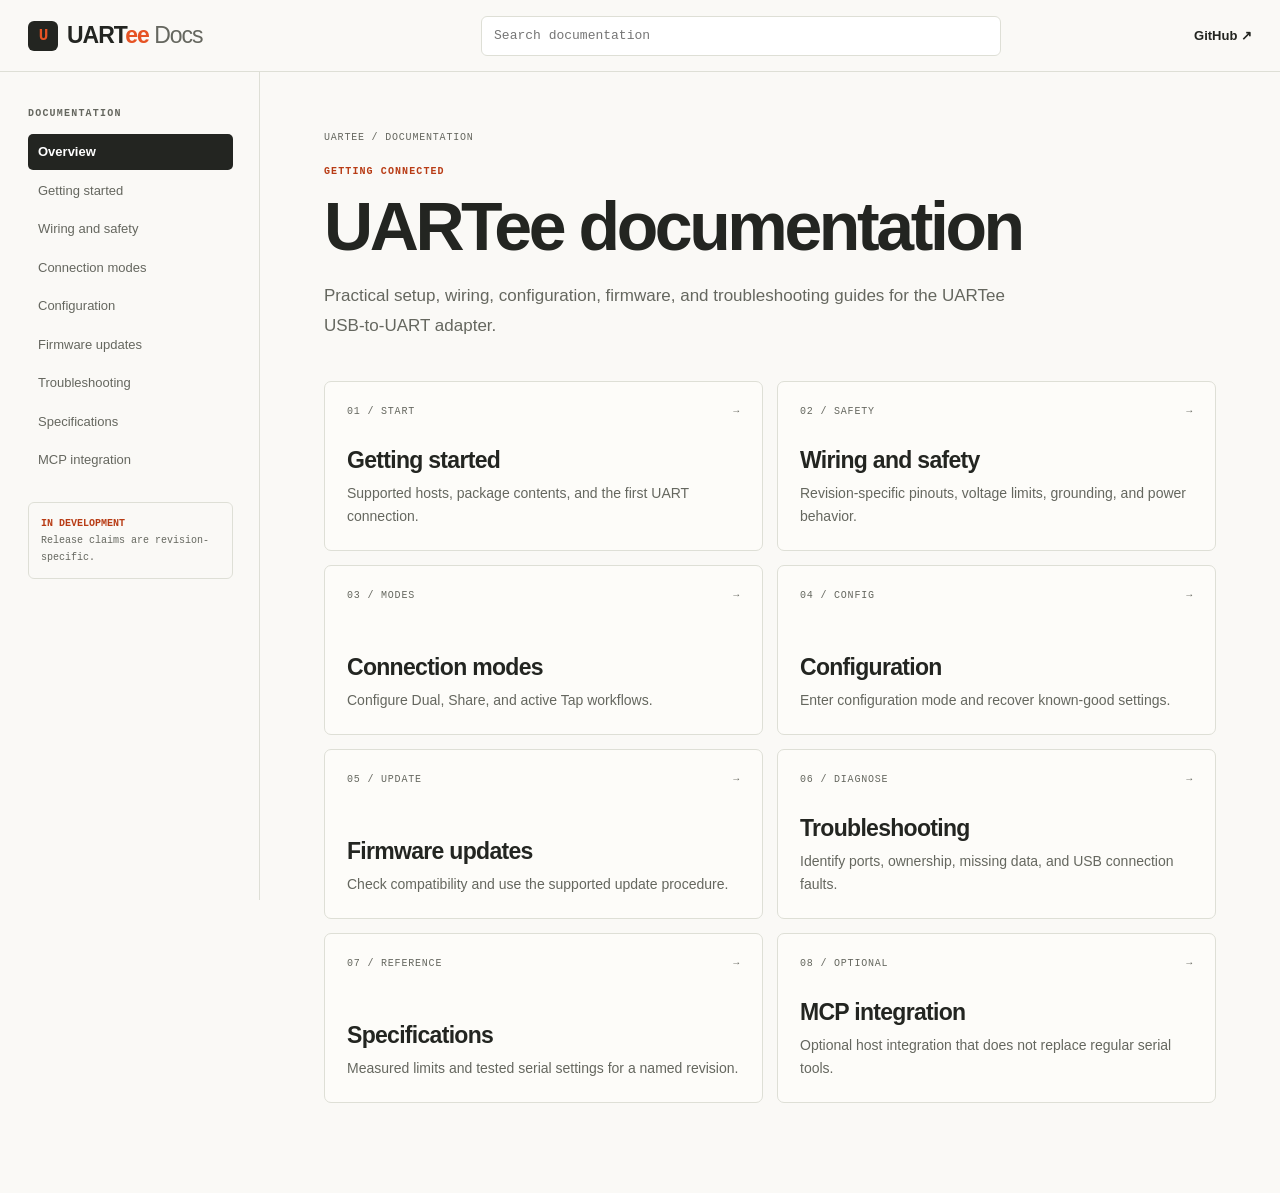
<file: index.html>
<!doctype html>
<html lang="en">
<head>
  <meta charset="utf-8">
  <meta http-equiv="refresh" content="0; url=docs/">
  <meta name="viewport" content="width=device-width, initial-scale=1">
  <title>UARTee Documentation</title>
  <link rel="canonical" href="docs/">
</head>
<body>
  <p><a href="docs/">Open UARTee documentation</a></p>
</body>
</html>
</file>
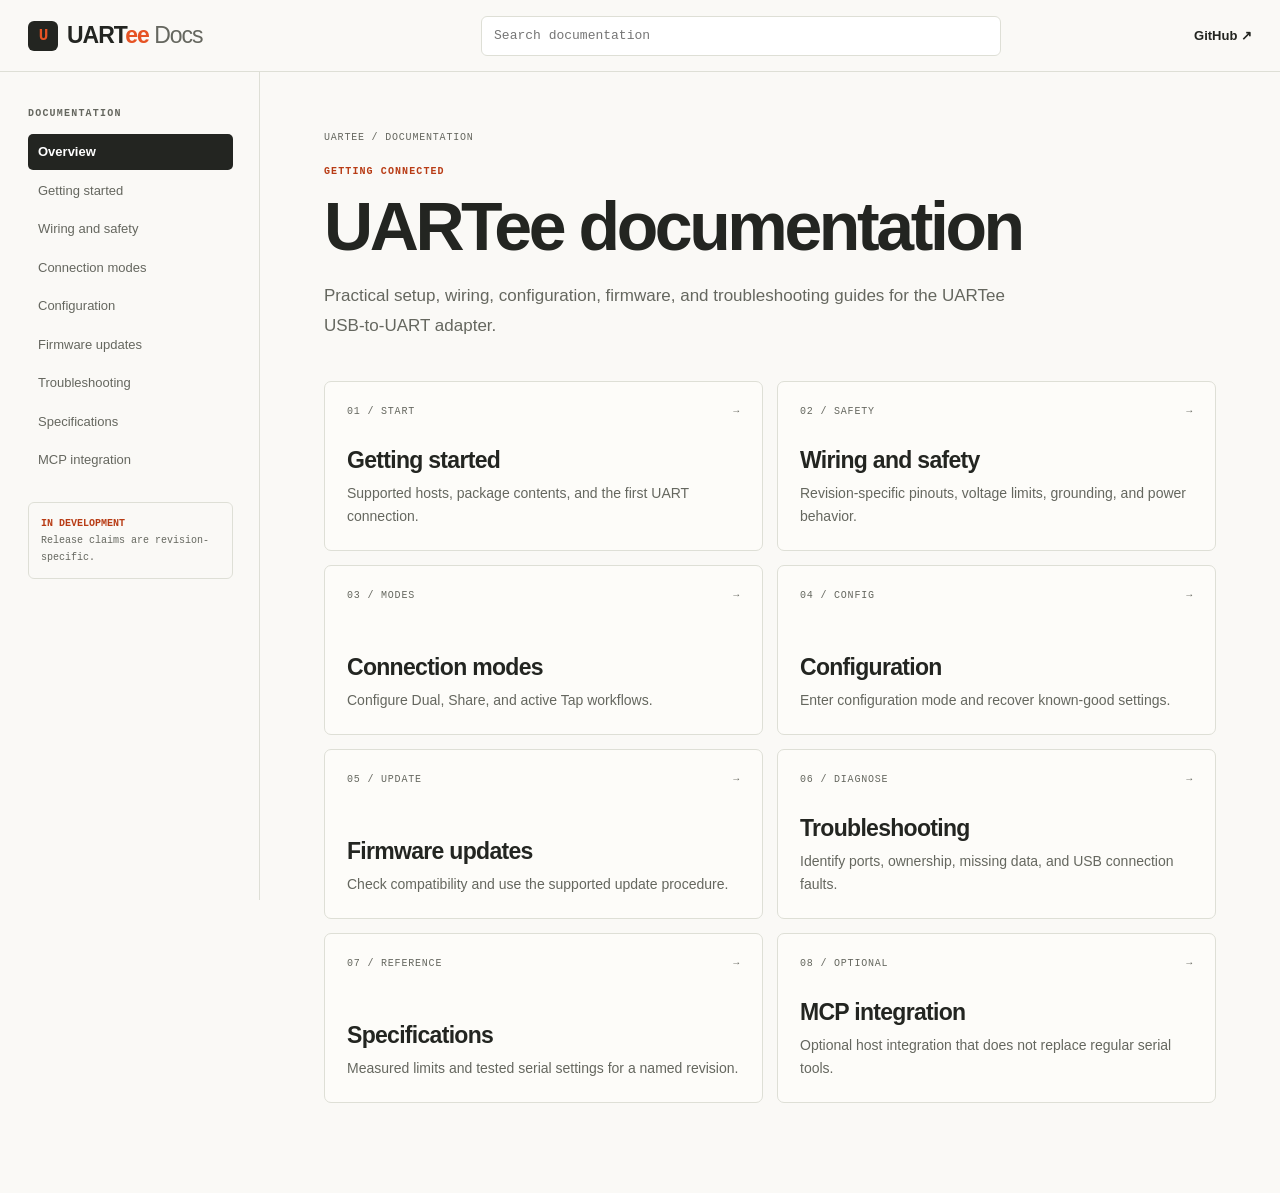
<file: docs/index.html>
<!doctype html>
<html lang="en">
<head>
  <meta charset="utf-8">
  <meta name="viewport" content="width=device-width, initial-scale=1">
  <meta name="description" content="UARTee setup, wiring, configuration, firmware update, and troubleshooting documentation.">
  <title>UARTee Documentation</title>
  <link rel="stylesheet" href="styles.css">
</head>
<body>
  <header class="topbar">
    <a class="brand" href="./" aria-label="UARTee documentation home">
      <span class="brand-mark">U</span>
      <span>UART<em>ee</em> <span style="color:var(--muted);font-weight:500">Docs</span></span>
    </a>
    <div class="search-wrap">
      <input type="search" placeholder="Search documentation" aria-label="Search documentation" data-doc-search>
    </div>
    <div class="top-actions">
      <a href="https://github.com/UARTee">GitHub ↗</a>
      <button class="menu-button" type="button" aria-label="Open navigation" aria-expanded="false" data-menu-button>☰</button>
    </div>
  </header>

  <div class="docs-shell">
    <aside class="sidebar" data-sidebar>
      <p class="sidebar-heading">Documentation</p>
      <nav aria-label="Documentation navigation">
        <a class="active" href="./">Overview</a>
        <a href="getting-started.html">Getting started</a>
        <a href="wiring-safety.html">Wiring and safety</a>
        <a href="connection-modes.html">Connection modes</a>
        <a href="configuration.html">Configuration</a>
        <a href="firmware-updates.html">Firmware updates</a>
        <a href="troubleshooting.html">Troubleshooting</a>
        <a href="specifications.html">Specifications</a>
        <a href="mcp-integration.html">MCP integration</a>
      </nav>
      <div class="sidebar-status"><strong>IN DEVELOPMENT</strong><br>Release claims are revision-specific.</div>
    </aside>

    <main class="content">
      <p class="breadcrumb">UARTee / Documentation</p>
      <p class="eyebrow">Getting connected</p>
      <h1>UARTee documentation</h1>
      <p class="lede">Practical setup, wiring, configuration, firmware, and troubleshooting guides for the UARTee USB-to-UART adapter.</p>

      <section class="doc-grid" aria-label="Documentation sections">
        <a class="doc-card" href="getting-started.html" data-search-card>
          <div class="doc-card-top"><span>01 / START</span><span>→</span></div>
          <div><h2>Getting started</h2><p>Supported hosts, package contents, and the first UART connection.</p></div>
        </a>
        <a class="doc-card" href="wiring-safety.html" data-search-card>
          <div class="doc-card-top"><span>02 / SAFETY</span><span>→</span></div>
          <div><h2>Wiring and safety</h2><p>Revision-specific pinouts, voltage limits, grounding, and power behavior.</p></div>
        </a>
        <a class="doc-card" href="connection-modes.html" data-search-card>
          <div class="doc-card-top"><span>03 / MODES</span><span>→</span></div>
          <div><h2>Connection modes</h2><p>Configure Dual, Share, and active Tap workflows.</p></div>
        </a>
        <a class="doc-card" href="configuration.html" data-search-card>
          <div class="doc-card-top"><span>04 / CONFIG</span><span>→</span></div>
          <div><h2>Configuration</h2><p>Enter configuration mode and recover known-good settings.</p></div>
        </a>
        <a class="doc-card" href="firmware-updates.html" data-search-card>
          <div class="doc-card-top"><span>05 / UPDATE</span><span>→</span></div>
          <div><h2>Firmware updates</h2><p>Check compatibility and use the supported update procedure.</p></div>
        </a>
        <a class="doc-card" href="troubleshooting.html" data-search-card>
          <div class="doc-card-top"><span>06 / DIAGNOSE</span><span>→</span></div>
          <div><h2>Troubleshooting</h2><p>Identify ports, ownership, missing data, and USB connection faults.</p></div>
        </a>
        <a class="doc-card" href="specifications.html" data-search-card>
          <div class="doc-card-top"><span>07 / REFERENCE</span><span>→</span></div>
          <div><h2>Specifications</h2><p>Measured limits and tested serial settings for a named revision.</p></div>
        </a>
        <a class="doc-card" href="mcp-integration.html" data-search-card>
          <div class="doc-card-top"><span>08 / OPTIONAL</span><span>→</span></div>
          <div><h2>MCP integration</h2><p>Optional host integration that does not replace regular serial tools.</p></div>
        </a>
      </section>
      <p class="search-empty" data-search-empty>No matching documentation sections.</p>
    </main>
  </div>
  <script src="script.js"></script>
</body>
</html>
</file>
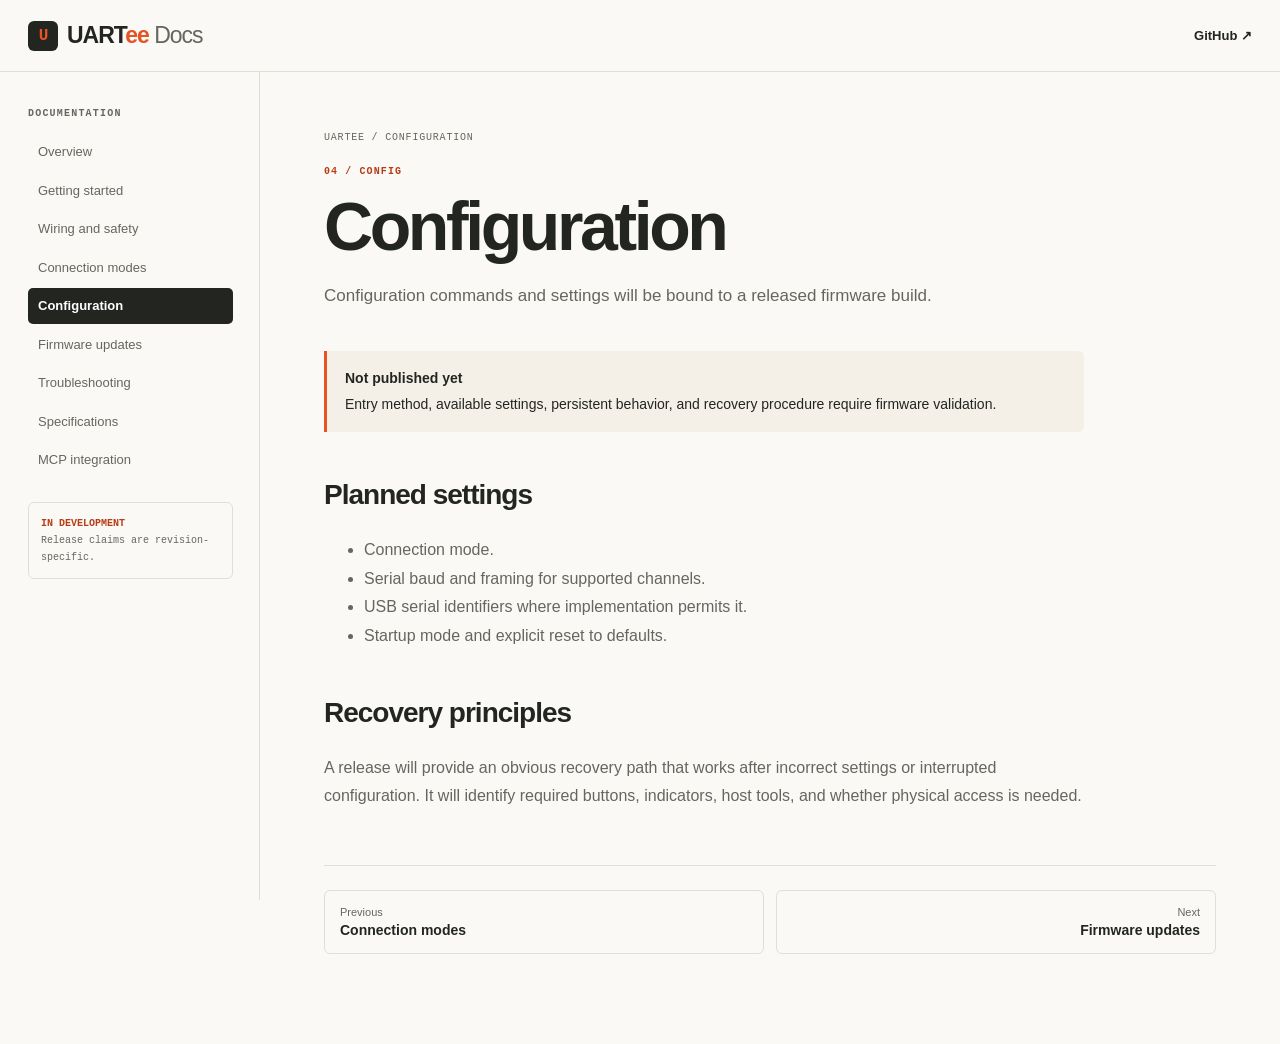
<file: docs/configuration.html>
<!doctype html>
<html lang="en">
<head><meta charset="utf-8"><meta name="viewport" content="width=device-width, initial-scale=1"><title>Configuration - UARTee Documentation</title><link rel="stylesheet" href="styles.css"></head>
<body>
  <header class="topbar"><a class="brand" href="index.html"><span class="brand-mark">U</span><span>UART<em>ee</em> <span style="color:var(--muted);font-weight:500">Docs</span></span></a><div></div><div class="top-actions"><a href="https://github.com/UARTee">GitHub ↗</a><button class="menu-button" type="button" aria-label="Open navigation" data-menu-button>☰</button></div></header>
  <div class="docs-shell">
    <aside class="sidebar" data-sidebar><p class="sidebar-heading">Documentation</p><nav><a href="index.html">Overview</a><a href="getting-started.html">Getting started</a><a href="wiring-safety.html">Wiring and safety</a><a href="connection-modes.html">Connection modes</a><a class="active" href="configuration.html">Configuration</a><a href="firmware-updates.html">Firmware updates</a><a href="troubleshooting.html">Troubleshooting</a><a href="specifications.html">Specifications</a><a href="mcp-integration.html">MCP integration</a></nav><div class="sidebar-status"><strong>IN DEVELOPMENT</strong><br>Release claims are revision-specific.</div></aside>
    <main class="content">
      <p class="breadcrumb">UARTee / Configuration</p><p class="eyebrow">04 / Config</p><h1>Configuration</h1><p class="lede">Configuration commands and settings will be bound to a released firmware build.</p>
      <article class="page-content">
        <div class="notice"><strong>Not published yet</strong>Entry method, available settings, persistent behavior, and recovery procedure require firmware validation.</div>
        <h2>Planned settings</h2><ul><li>Connection mode.</li><li>Serial baud and framing for supported channels.</li><li>USB serial identifiers where implementation permits it.</li><li>Startup mode and explicit reset to defaults.</li></ul>
        <h2>Recovery principles</h2><p>A release will provide an obvious recovery path that works after incorrect settings or interrupted configuration. It will identify required buttons, indicators, host tools, and whether physical access is needed.</p>
      </article>
      <nav class="page-nav"><a href="connection-modes.html"><span>Previous</span><strong>Connection modes</strong></a><a href="firmware-updates.html"><span>Next</span><strong>Firmware updates</strong></a></nav>
    </main>
  </div>
  <script src="script.js"></script>
</body>
</html>
</file>
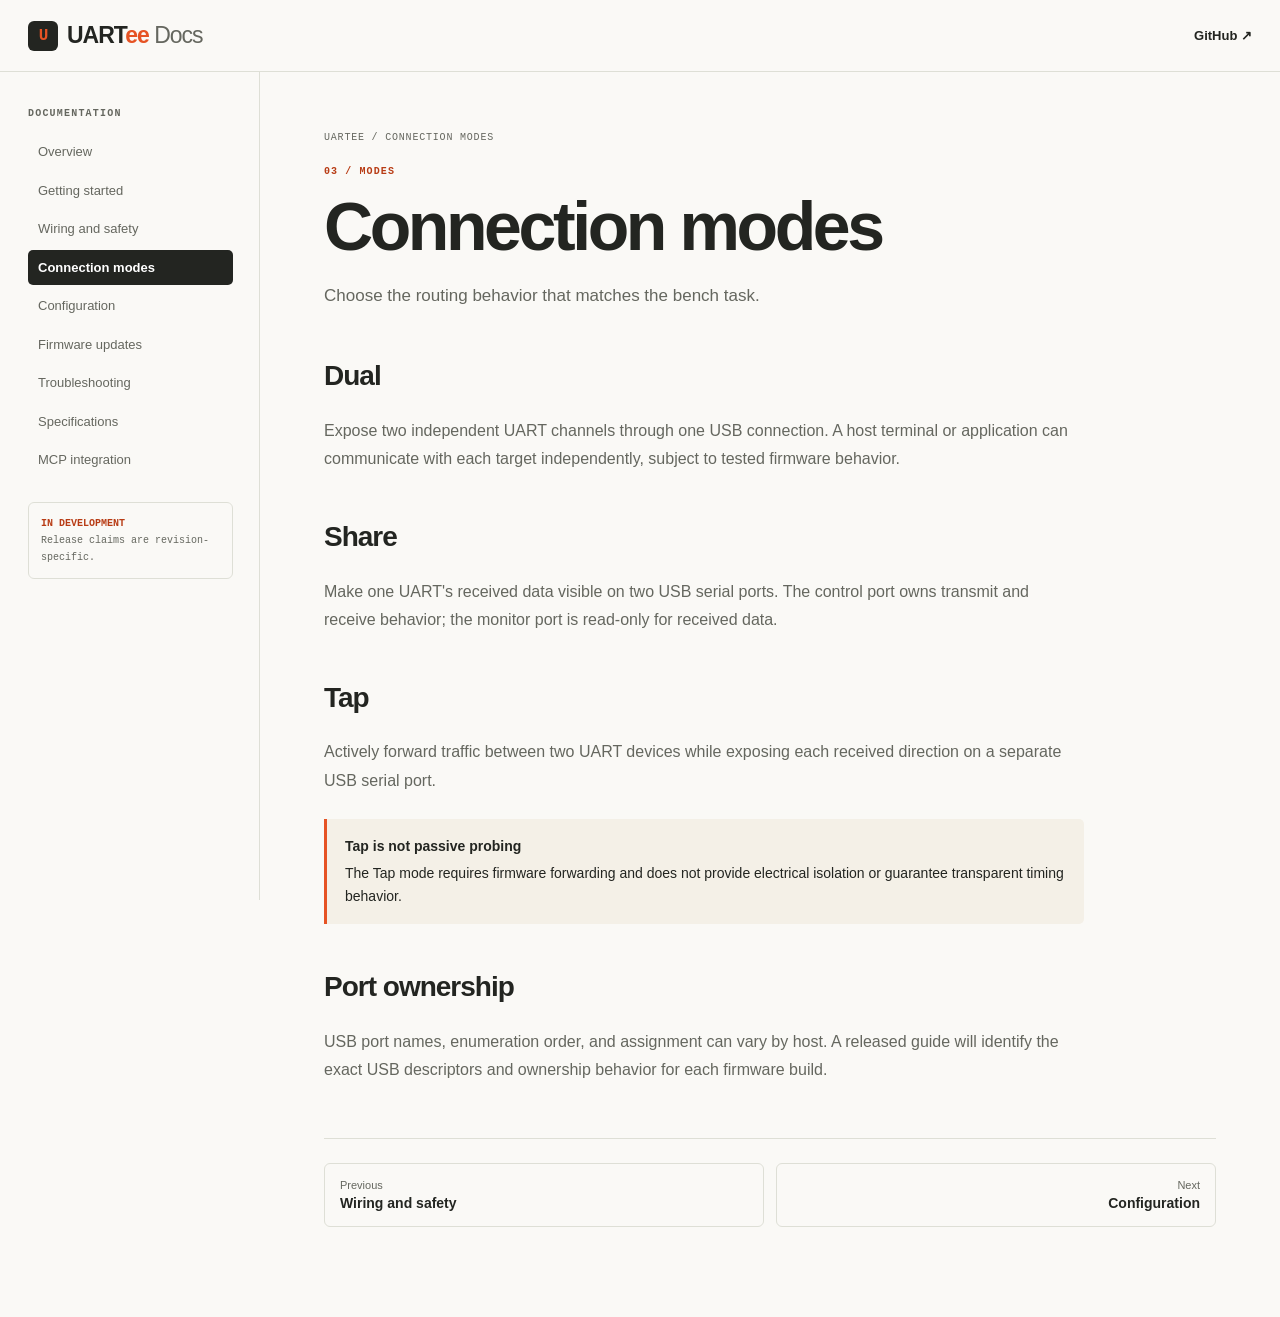
<file: docs/connection-modes.html>
<!doctype html>
<html lang="en">
<head><meta charset="utf-8"><meta name="viewport" content="width=device-width, initial-scale=1"><title>Connection modes - UARTee Documentation</title><link rel="stylesheet" href="styles.css"></head>
<body>
  <header class="topbar"><a class="brand" href="index.html"><span class="brand-mark">U</span><span>UART<em>ee</em> <span style="color:var(--muted);font-weight:500">Docs</span></span></a><div></div><div class="top-actions"><a href="https://github.com/UARTee">GitHub ↗</a><button class="menu-button" type="button" aria-label="Open navigation" data-menu-button>☰</button></div></header>
  <div class="docs-shell">
    <aside class="sidebar" data-sidebar><p class="sidebar-heading">Documentation</p><nav><a href="index.html">Overview</a><a href="getting-started.html">Getting started</a><a href="wiring-safety.html">Wiring and safety</a><a class="active" href="connection-modes.html">Connection modes</a><a href="configuration.html">Configuration</a><a href="firmware-updates.html">Firmware updates</a><a href="troubleshooting.html">Troubleshooting</a><a href="specifications.html">Specifications</a><a href="mcp-integration.html">MCP integration</a></nav><div class="sidebar-status"><strong>IN DEVELOPMENT</strong><br>Release claims are revision-specific.</div></aside>
    <main class="content">
      <p class="breadcrumb">UARTee / Connection modes</p><p class="eyebrow">03 / Modes</p><h1>Connection modes</h1><p class="lede">Choose the routing behavior that matches the bench task.</p>
      <article class="page-content">
        <h2>Dual</h2><p>Expose two independent UART channels through one USB connection. A host terminal or application can communicate with each target independently, subject to tested firmware behavior.</p>
        <h2>Share</h2><p>Make one UART's received data visible on two USB serial ports. The control port owns transmit and receive behavior; the monitor port is read-only for received data.</p>
        <h2>Tap</h2><p>Actively forward traffic between two UART devices while exposing each received direction on a separate USB serial port.</p>
        <div class="notice"><strong>Tap is not passive probing</strong>The Tap mode requires firmware forwarding and does not provide electrical isolation or guarantee transparent timing behavior.</div>
        <h2>Port ownership</h2><p>USB port names, enumeration order, and assignment can vary by host. A released guide will identify the exact USB descriptors and ownership behavior for each firmware build.</p>
      </article>
      <nav class="page-nav"><a href="wiring-safety.html"><span>Previous</span><strong>Wiring and safety</strong></a><a href="configuration.html"><span>Next</span><strong>Configuration</strong></a></nav>
    </main>
  </div>
  <script src="script.js"></script>
</body>
</html>
</file>
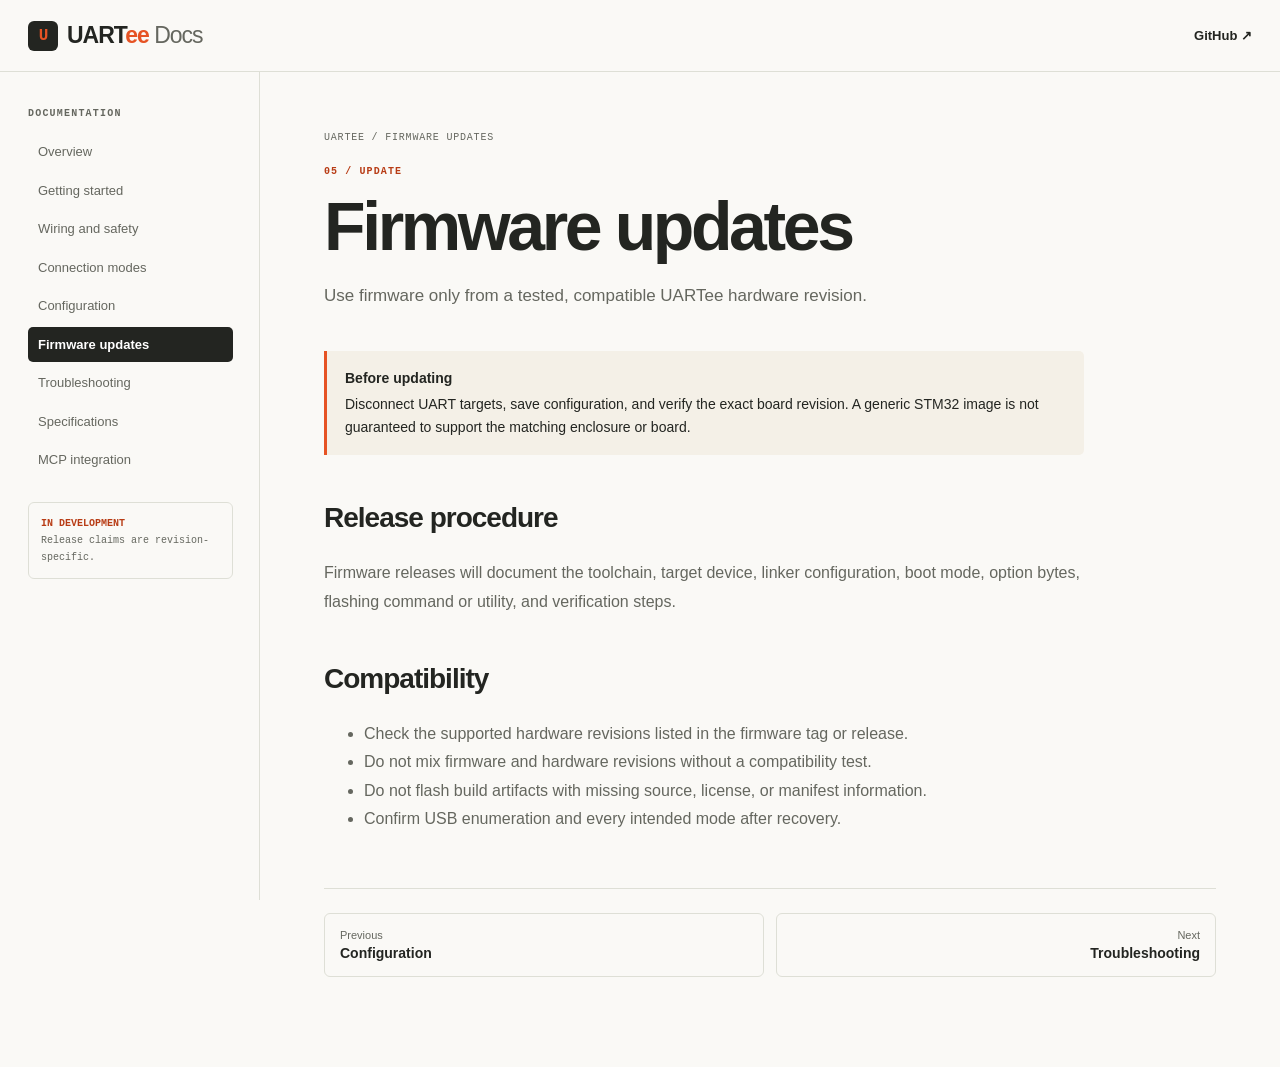
<file: docs/firmware-updates.html>
<!doctype html>
<html lang="en">
<head><meta charset="utf-8"><meta name="viewport" content="width=device-width, initial-scale=1"><title>Firmware updates - UARTee Documentation</title><link rel="stylesheet" href="styles.css"></head>
<body>
  <header class="topbar"><a class="brand" href="index.html"><span class="brand-mark">U</span><span>UART<em>ee</em> <span style="color:var(--muted);font-weight:500">Docs</span></span></a><div></div><div class="top-actions"><a href="https://github.com/UARTee">GitHub ↗</a><button class="menu-button" type="button" aria-label="Open navigation" data-menu-button>☰</button></div></header>
  <div class="docs-shell">
    <aside class="sidebar" data-sidebar><p class="sidebar-heading">Documentation</p><nav><a href="index.html">Overview</a><a href="getting-started.html">Getting started</a><a href="wiring-safety.html">Wiring and safety</a><a href="connection-modes.html">Connection modes</a><a href="configuration.html">Configuration</a><a class="active" href="firmware-updates.html">Firmware updates</a><a href="troubleshooting.html">Troubleshooting</a><a href="specifications.html">Specifications</a><a href="mcp-integration.html">MCP integration</a></nav><div class="sidebar-status"><strong>IN DEVELOPMENT</strong><br>Release claims are revision-specific.</div></aside>
    <main class="content">
      <p class="breadcrumb">UARTee / Firmware updates</p><p class="eyebrow">05 / Update</p><h1>Firmware updates</h1><p class="lede">Use firmware only from a tested, compatible UARTee hardware revision.</p>
      <article class="page-content">
        <div class="notice"><strong>Before updating</strong>Disconnect UART targets, save configuration, and verify the exact board revision. A generic STM32 image is not guaranteed to support the matching enclosure or board.</div>
        <h2>Release procedure</h2><p>Firmware releases will document the toolchain, target device, linker configuration, boot mode, option bytes, flashing command or utility, and verification steps.</p>
        <h2>Compatibility</h2><ul><li>Check the supported hardware revisions listed in the firmware tag or release.</li><li>Do not mix firmware and hardware revisions without a compatibility test.</li><li>Do not flash build artifacts with missing source, license, or manifest information.</li><li>Confirm USB enumeration and every intended mode after recovery.</li></ul>
      </article>
      <nav class="page-nav"><a href="configuration.html"><span>Previous</span><strong>Configuration</strong></a><a href="troubleshooting.html"><span>Next</span><strong>Troubleshooting</strong></a></nav>
    </main>
  </div>
  <script src="script.js"></script>
</body>
</html>
</file>
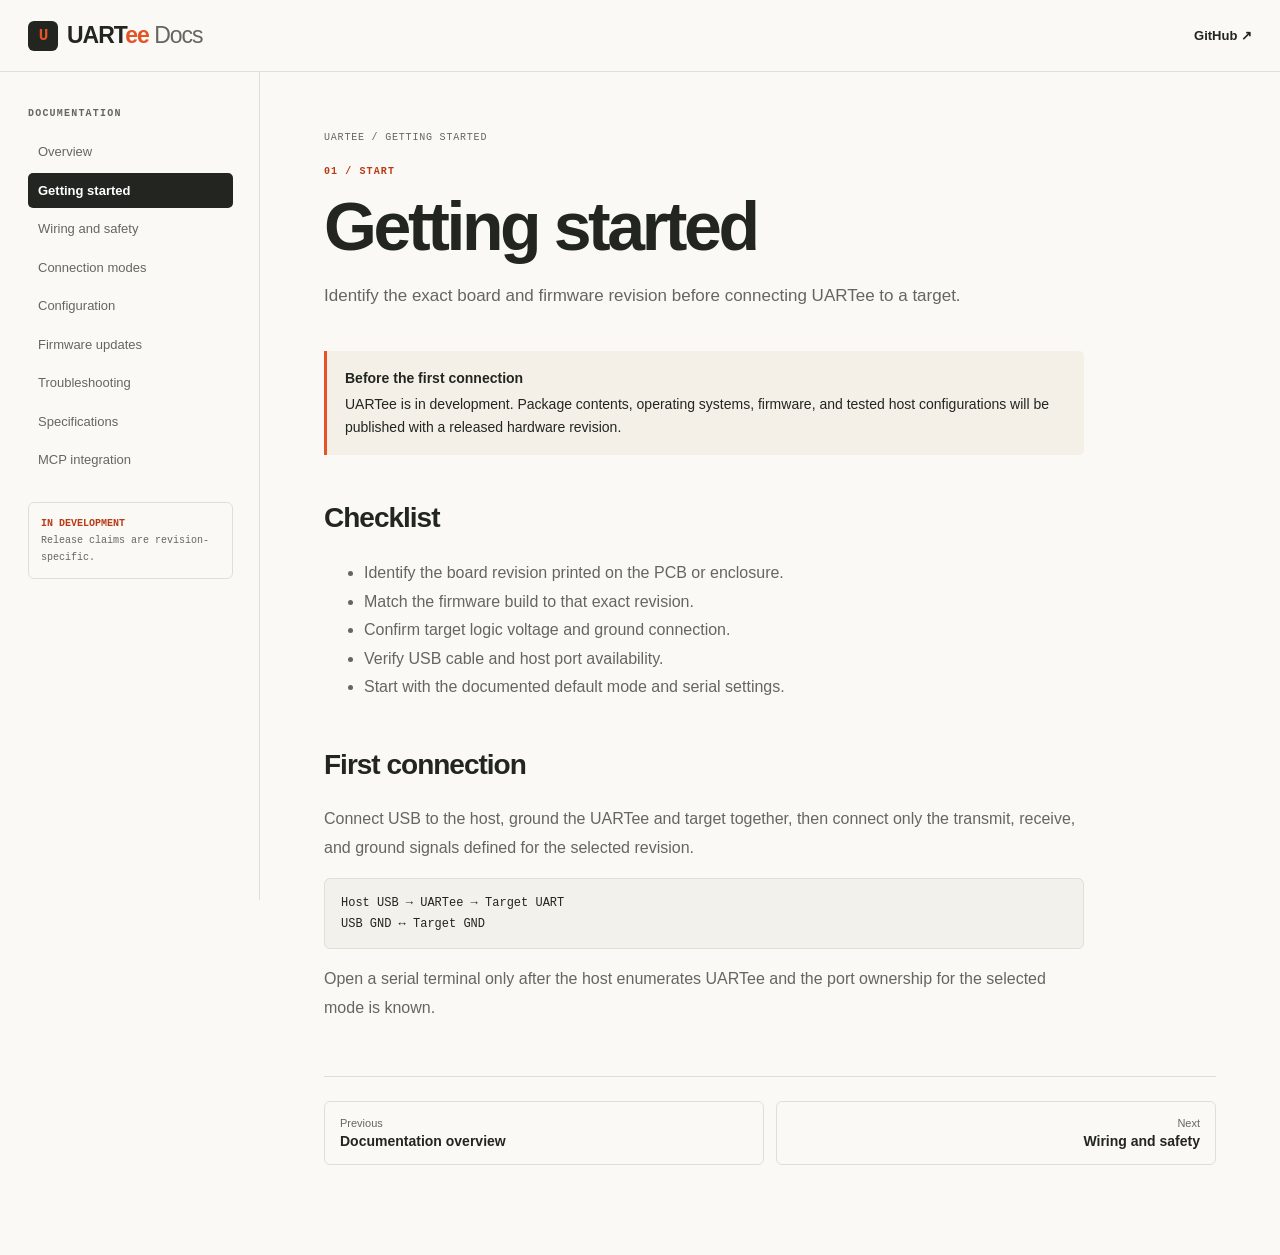
<file: docs/getting-started.html>
<!doctype html>
<html lang="en">
<head>
  <meta charset="utf-8">
  <meta name="viewport" content="width=device-width, initial-scale=1">
  <title>Getting started - UARTee Documentation</title>
  <link rel="stylesheet" href="styles.css">
</head>
<body>
  <header class="topbar"><a class="brand" href="index.html"><span class="brand-mark">U</span><span>UART<em>ee</em> <span style="color:var(--muted);font-weight:500">Docs</span></span></a><div></div><div class="top-actions"><a href="https://github.com/UARTee">GitHub ↗</a><button class="menu-button" type="button" aria-label="Open navigation" data-menu-button>☰</button></div></header>
  <div class="docs-shell">
    <aside class="sidebar" data-sidebar>
      <p class="sidebar-heading">Documentation</p>
      <nav><a href="index.html">Overview</a><a class="active" href="getting-started.html">Getting started</a><a href="wiring-safety.html">Wiring and safety</a><a href="connection-modes.html">Connection modes</a><a href="configuration.html">Configuration</a><a href="firmware-updates.html">Firmware updates</a><a href="troubleshooting.html">Troubleshooting</a><a href="specifications.html">Specifications</a><a href="mcp-integration.html">MCP integration</a></nav>
      <div class="sidebar-status"><strong>IN DEVELOPMENT</strong><br>Release claims are revision-specific.</div>
    </aside>
    <main class="content">
      <p class="breadcrumb">UARTee / Getting started</p><p class="eyebrow">01 / Start</p><h1>Getting started</h1>
      <p class="lede">Identify the exact board and firmware revision before connecting UARTee to a target.</p>
      <article class="page-content">
        <div class="notice"><strong>Before the first connection</strong>UARTee is in development. Package contents, operating systems, firmware, and tested host configurations will be published with a released hardware revision.</div>
        <h2>Checklist</h2>
        <ul><li>Identify the board revision printed on the PCB or enclosure.</li><li>Match the firmware build to that exact revision.</li><li>Confirm target logic voltage and ground connection.</li><li>Verify USB cable and host port availability.</li><li>Start with the documented default mode and serial settings.</li></ul>
        <h2>First connection</h2>
        <p>Connect USB to the host, ground the UARTee and target together, then connect only the transmit, receive, and ground signals defined for the selected revision.</p>
        <div class="code">Host USB  →  UARTee  →  Target UART<br>USB GND    ↔  Target GND</div>
        <p>Open a serial terminal only after the host enumerates UARTee and the port ownership for the selected mode is known.</p>
      </article>
      <nav class="page-nav"><a href="index.html"><span>Previous</span><strong>Documentation overview</strong></a><a href="wiring-safety.html"><span>Next</span><strong>Wiring and safety</strong></a></nav>
    </main>
  </div>
  <script src="script.js"></script>
</body>
</html>
</file>
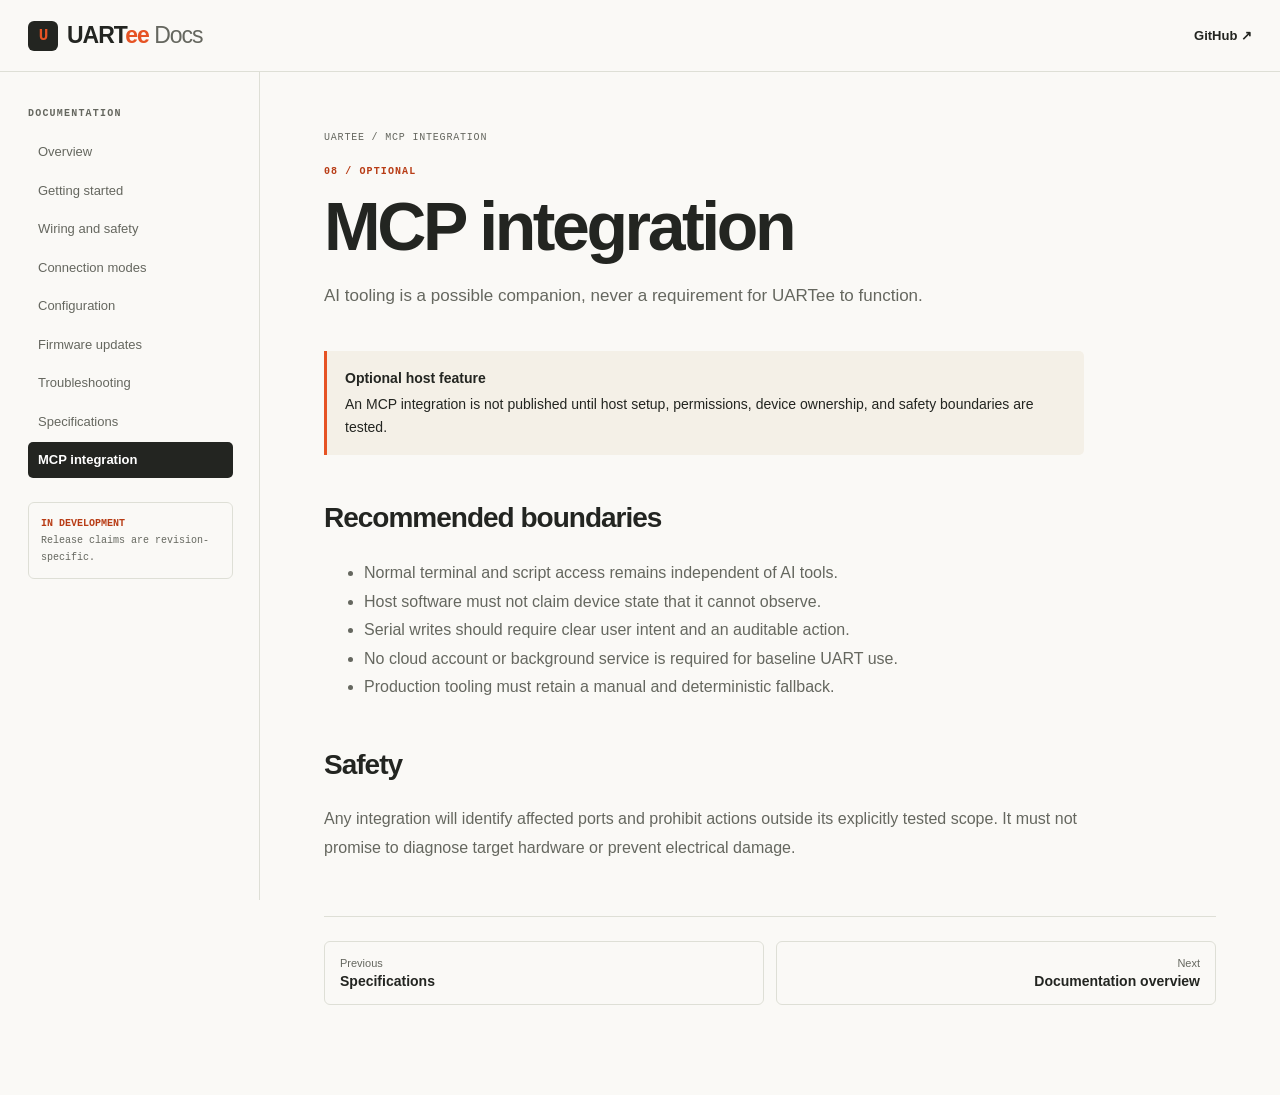
<file: docs/mcp-integration.html>
<!doctype html>
<html lang="en">
<head><meta charset="utf-8"><meta name="viewport" content="width=device-width, initial-scale=1"><title>MCP integration - UARTee Documentation</title><link rel="stylesheet" href="styles.css"></head>
<body>
  <header class="topbar"><a class="brand" href="index.html"><span class="brand-mark">U</span><span>UART<em>ee</em> <span style="color:var(--muted);font-weight:500">Docs</span></span></a><div></div><div class="top-actions"><a href="https://github.com/UARTee">GitHub ↗</a><button class="menu-button" type="button" aria-label="Open navigation" data-menu-button>☰</button></div></header>
  <div class="docs-shell">
    <aside class="sidebar" data-sidebar><p class="sidebar-heading">Documentation</p><nav><a href="index.html">Overview</a><a href="getting-started.html">Getting started</a><a href="wiring-safety.html">Wiring and safety</a><a href="connection-modes.html">Connection modes</a><a href="configuration.html">Configuration</a><a href="firmware-updates.html">Firmware updates</a><a href="troubleshooting.html">Troubleshooting</a><a href="specifications.html">Specifications</a><a class="active" href="mcp-integration.html">MCP integration</a></nav><div class="sidebar-status"><strong>IN DEVELOPMENT</strong><br>Release claims are revision-specific.</div></aside>
    <main class="content">
      <p class="breadcrumb">UARTee / MCP integration</p><p class="eyebrow">08 / Optional</p><h1>MCP integration</h1><p class="lede">AI tooling is a possible companion, never a requirement for UARTee to function.</p>
      <article class="page-content">
        <div class="notice"><strong>Optional host feature</strong>An MCP integration is not published until host setup, permissions, device ownership, and safety boundaries are tested.</div>
        <h2>Recommended boundaries</h2><ul><li>Normal terminal and script access remains independent of AI tools.</li><li>Host software must not claim device state that it cannot observe.</li><li>Serial writes should require clear user intent and an auditable action.</li><li>No cloud account or background service is required for baseline UART use.</li><li>Production tooling must retain a manual and deterministic fallback.</li></ul>
        <h2>Safety</h2><p>Any integration will identify affected ports and prohibit actions outside its explicitly tested scope. It must not promise to diagnose target hardware or prevent electrical damage.</p>
      </article>
      <nav class="page-nav"><a href="specifications.html"><span>Previous</span><strong>Specifications</strong></a><a href="index.html"><span>Next</span><strong>Documentation overview</strong></a></nav>
    </main>
  </div>
  <script src="script.js"></script>
</body>
</html>
</file>
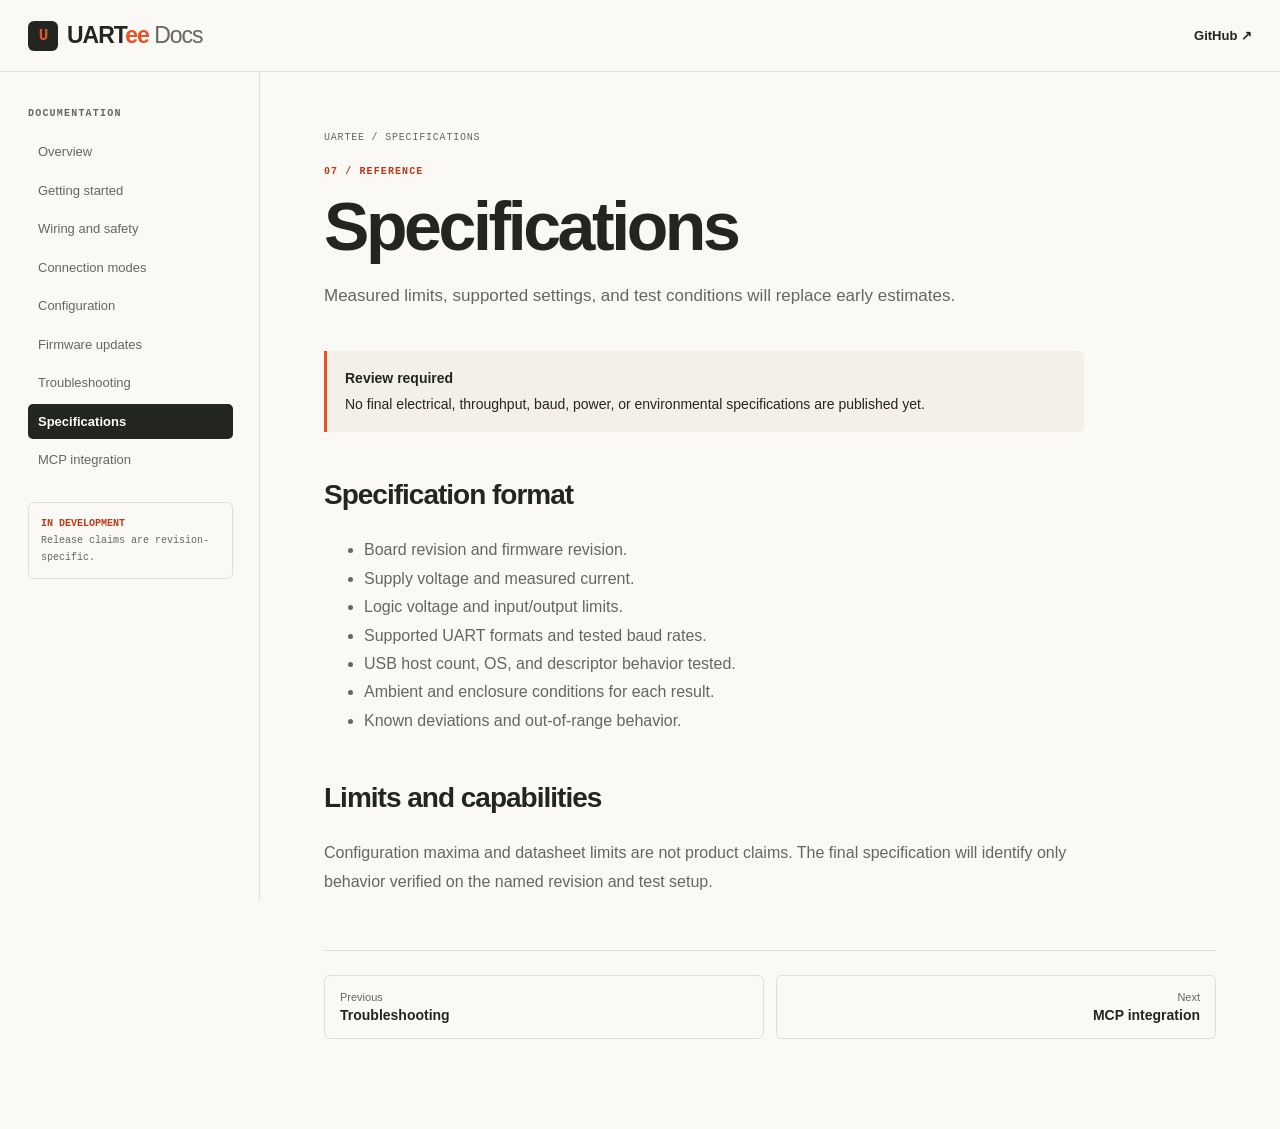
<file: docs/specifications.html>
<!doctype html>
<html lang="en">
<head><meta charset="utf-8"><meta name="viewport" content="width=device-width, initial-scale=1"><title>Specifications - UARTee Documentation</title><link rel="stylesheet" href="styles.css"></head>
<body>
  <header class="topbar"><a class="brand" href="index.html"><span class="brand-mark">U</span><span>UART<em>ee</em> <span style="color:var(--muted);font-weight:500">Docs</span></span></a><div></div><div class="top-actions"><a href="https://github.com/UARTee">GitHub ↗</a><button class="menu-button" type="button" aria-label="Open navigation" data-menu-button>☰</button></div></header>
  <div class="docs-shell">
    <aside class="sidebar" data-sidebar><p class="sidebar-heading">Documentation</p><nav><a href="index.html">Overview</a><a href="getting-started.html">Getting started</a><a href="wiring-safety.html">Wiring and safety</a><a href="connection-modes.html">Connection modes</a><a href="configuration.html">Configuration</a><a href="firmware-updates.html">Firmware updates</a><a href="troubleshooting.html">Troubleshooting</a><a class="active" href="specifications.html">Specifications</a><a href="mcp-integration.html">MCP integration</a></nav><div class="sidebar-status"><strong>IN DEVELOPMENT</strong><br>Release claims are revision-specific.</div></aside>
    <main class="content">
      <p class="breadcrumb">UARTee / Specifications</p><p class="eyebrow">07 / Reference</p><h1>Specifications</h1><p class="lede">Measured limits, supported settings, and test conditions will replace early estimates.</p>
      <article class="page-content">
        <div class="notice"><strong>Review required</strong>No final electrical, throughput, baud, power, or environmental specifications are published yet.</div>
        <h2>Specification format</h2><ul><li>Board revision and firmware revision.</li><li>Supply voltage and measured current.</li><li>Logic voltage and input/output limits.</li><li>Supported UART formats and tested baud rates.</li><li>USB host count, OS, and descriptor behavior tested.</li><li>Ambient and enclosure conditions for each result.</li><li>Known deviations and out-of-range behavior.</li></ul>
        <h2>Limits and capabilities</h2><p>Configuration maxima and datasheet limits are not product claims. The final specification will identify only behavior verified on the named revision and test setup.</p>
      </article>
      <nav class="page-nav"><a href="troubleshooting.html"><span>Previous</span><strong>Troubleshooting</strong></a><a href="mcp-integration.html"><span>Next</span><strong>MCP integration</strong></a></nav>
    </main>
  </div>
  <script src="script.js"></script>
</body>
</html>
</file>
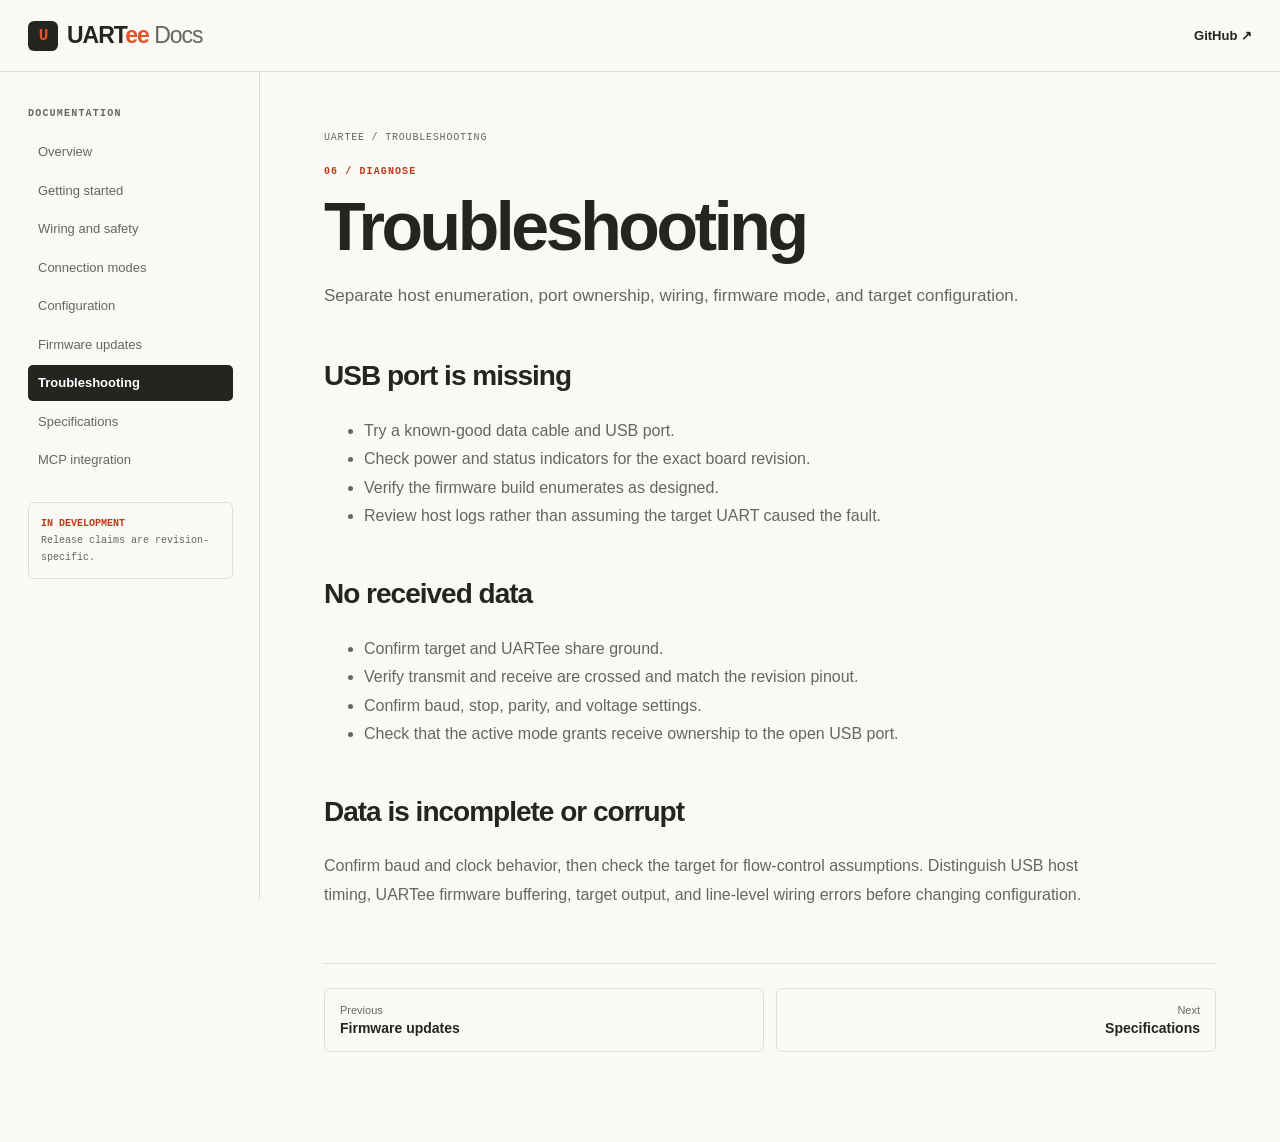
<file: docs/troubleshooting.html>
<!doctype html>
<html lang="en">
<head><meta charset="utf-8"><meta name="viewport" content="width=device-width, initial-scale=1"><title>Troubleshooting - UARTee Documentation</title><link rel="stylesheet" href="styles.css"></head>
<body>
  <header class="topbar"><a class="brand" href="index.html"><span class="brand-mark">U</span><span>UART<em>ee</em> <span style="color:var(--muted);font-weight:500">Docs</span></span></a><div></div><div class="top-actions"><a href="https://github.com/UARTee">GitHub ↗</a><button class="menu-button" type="button" aria-label="Open navigation" data-menu-button>☰</button></div></header>
  <div class="docs-shell">
    <aside class="sidebar" data-sidebar><p class="sidebar-heading">Documentation</p><nav><a href="index.html">Overview</a><a href="getting-started.html">Getting started</a><a href="wiring-safety.html">Wiring and safety</a><a href="connection-modes.html">Connection modes</a><a href="configuration.html">Configuration</a><a href="firmware-updates.html">Firmware updates</a><a class="active" href="troubleshooting.html">Troubleshooting</a><a href="specifications.html">Specifications</a><a href="mcp-integration.html">MCP integration</a></nav><div class="sidebar-status"><strong>IN DEVELOPMENT</strong><br>Release claims are revision-specific.</div></aside>
    <main class="content">
      <p class="breadcrumb">UARTee / Troubleshooting</p><p class="eyebrow">06 / Diagnose</p><h1>Troubleshooting</h1><p class="lede">Separate host enumeration, port ownership, wiring, firmware mode, and target configuration.</p>
      <article class="page-content">
        <h2>USB port is missing</h2><ul><li>Try a known-good data cable and USB port.</li><li>Check power and status indicators for the exact board revision.</li><li>Verify the firmware build enumerates as designed.</li><li>Review host logs rather than assuming the target UART caused the fault.</li></ul>
        <h2>No received data</h2><ul><li>Confirm target and UARTee share ground.</li><li>Verify transmit and receive are crossed and match the revision pinout.</li><li>Confirm baud, stop, parity, and voltage settings.</li><li>Check that the active mode grants receive ownership to the open USB port.</li></ul>
        <h2>Data is incomplete or corrupt</h2><p>Confirm baud and clock behavior, then check the target for flow-control assumptions. Distinguish USB host timing, UARTee firmware buffering, target output, and line-level wiring errors before changing configuration.</p>
      </article>
      <nav class="page-nav"><a href="firmware-updates.html"><span>Previous</span><strong>Firmware updates</strong></a><a href="specifications.html"><span>Next</span><strong>Specifications</strong></a></nav>
    </main>
  </div>
  <script src="script.js"></script>
</body>
</html>
</file>
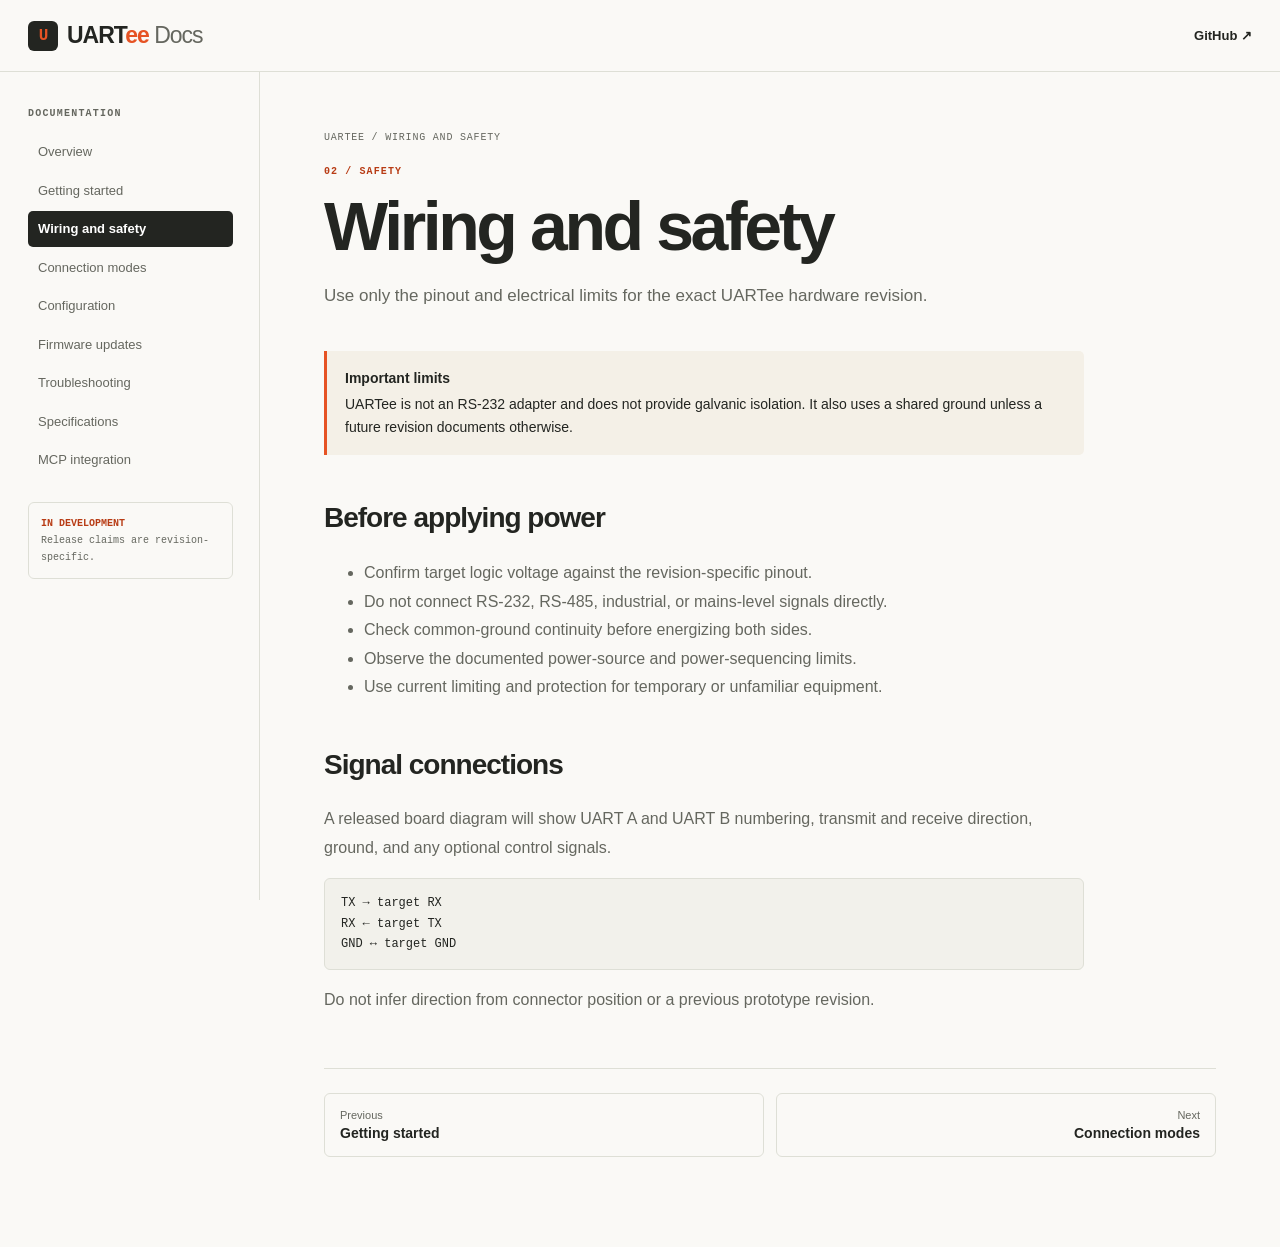
<file: docs/wiring-safety.html>
<!doctype html>
<html lang="en">
<head><meta charset="utf-8"><meta name="viewport" content="width=device-width, initial-scale=1"><title>Wiring and safety - UARTee Documentation</title><link rel="stylesheet" href="styles.css"></head>
<body>
  <header class="topbar"><a class="brand" href="index.html"><span class="brand-mark">U</span><span>UART<em>ee</em> <span style="color:var(--muted);font-weight:500">Docs</span></span></a><div></div><div class="top-actions"><a href="https://github.com/UARTee">GitHub ↗</a><button class="menu-button" type="button" aria-label="Open navigation" data-menu-button>☰</button></div></header>
  <div class="docs-shell">
    <aside class="sidebar" data-sidebar><p class="sidebar-heading">Documentation</p><nav><a href="index.html">Overview</a><a href="getting-started.html">Getting started</a><a class="active" href="wiring-safety.html">Wiring and safety</a><a href="connection-modes.html">Connection modes</a><a href="configuration.html">Configuration</a><a href="firmware-updates.html">Firmware updates</a><a href="troubleshooting.html">Troubleshooting</a><a href="specifications.html">Specifications</a><a href="mcp-integration.html">MCP integration</a></nav><div class="sidebar-status"><strong>IN DEVELOPMENT</strong><br>Release claims are revision-specific.</div></aside>
    <main class="content">
      <p class="breadcrumb">UARTee / Wiring and safety</p><p class="eyebrow">02 / Safety</p><h1>Wiring and safety</h1><p class="lede">Use only the pinout and electrical limits for the exact UARTee hardware revision.</p>
      <article class="page-content">
        <div class="notice"><strong>Important limits</strong>UARTee is not an RS-232 adapter and does not provide galvanic isolation. It also uses a shared ground unless a future revision documents otherwise.</div>
        <h2>Before applying power</h2><ul><li>Confirm target logic voltage against the revision-specific pinout.</li><li>Do not connect RS-232, RS-485, industrial, or mains-level signals directly.</li><li>Check common-ground continuity before energizing both sides.</li><li>Observe the documented power-source and power-sequencing limits.</li><li>Use current limiting and protection for temporary or unfamiliar equipment.</li></ul>
        <h2>Signal connections</h2><p>A released board diagram will show UART A and UART B numbering, transmit and receive direction, ground, and any optional control signals.</p>
        <div class="code">TX  →  target RX<br>RX  ←  target TX<br>GND ↔  target GND</div>
        <p>Do not infer direction from connector position or a previous prototype revision.</p>
      </article>
      <nav class="page-nav"><a href="getting-started.html"><span>Previous</span><strong>Getting started</strong></a><a href="connection-modes.html"><span>Next</span><strong>Connection modes</strong></a></nav>
    </main>
  </div>
  <script src="script.js"></script>
</body>
</html>
</file>
<file: docs/styles.css>
:root {
  color-scheme: light;
  --paper: #faf9f6;
  --panel: #fdfcf9;
  --ink: #232521;
  --muted: #65675f;
  --orange: #e65324;
  --orange-dark: #b83c15;
  --line: #dedfd6;
  --soft-orange: #f4f0e7;
  --mono: "Cascadia Code", "SFMono-Regular", Consolas, monospace;
}

* { box-sizing: border-box; }
html { scroll-behavior: smooth; }
body {
  margin: 0;
  background: var(--paper);
  color: var(--ink);
  font-family: "Segoe UI", -apple-system, BlinkMacSystemFont, Arial, sans-serif;
  -webkit-font-smoothing: antialiased;
}
a { color: inherit; text-decoration: none; }
a:hover { color: var(--orange-dark); }
a:focus-visible, button:focus-visible, input:focus-visible {
  outline: 3px solid var(--orange-dark);
  outline-offset: 3px;
}

.topbar {
  position: sticky;
  top: 0;
  z-index: 20;
  height: 72px;
  display: grid;
  grid-template-columns: 260px 1fr auto;
  align-items: center;
  gap: 24px;
  padding: 0 28px;
  border-bottom: 1px solid var(--line);
  background: rgba(250, 249, 246, .96);
  backdrop-filter: blur(12px);
}
.brand {
  display: inline-flex;
  align-items: center;
  gap: 9px;
  font-size: 23px;
  font-weight: 750;
  letter-spacing: -1px;
}
.brand-mark {
  width: 30px;
  height: 30px;
  display: grid;
  place-items: center;
  border-radius: 6px;
  background: var(--ink);
  color: var(--orange);
  font: 700 16px/1 var(--mono);
}
.brand em { color: var(--orange); font-style: normal; }
.search-wrap { max-width: 520px; width: 100%; justify-self: center; }
.search-wrap input {
  width: 100%;
  height: 40px;
  border: 1px solid var(--line);
  border-radius: 6px;
  background: white;
  color: var(--ink);
  padding: 0 42px 0 12px;
  font: 13px var(--mono);
}
.top-actions { display: flex; align-items: center; gap: 18px; }
.top-actions a { font-size: 13px; font-weight: 650; }
.menu-button {
  display: none;
  border: 0;
  background: transparent;
  color: var(--ink);
  font-size: 22px;
}

.docs-shell {
  display: grid;
  grid-template-columns: 260px minmax(0, 1fr);
  max-width: 1440px;
  margin: 0 auto;
}
.sidebar {
  position: sticky;
  top: 72px;
  height: calc(100vh - 72px);
  overflow-y: auto;
  border-right: 1px solid var(--line);
  padding: 34px 26px 60px 28px;
}
.sidebar-heading {
  margin: 0 0 12px;
  color: var(--muted);
  font: 700 10px/1.6 var(--mono);
  letter-spacing: 1.2px;
  text-transform: uppercase;
}
.sidebar nav { display: grid; gap: 3px; }
.sidebar nav a {
  border-radius: 5px;
  padding: 9px 10px;
  color: var(--muted);
  font-size: 13px;
  line-height: 1.35;
}
.sidebar nav a:hover { background: var(--soft-orange); color: var(--ink); }
.sidebar nav a.active {
  background: var(--ink);
  color: white;
  font-weight: 650;
}
.sidebar-status {
  margin-top: 24px;
  padding: 12px;
  border: 1px solid var(--line);
  border-radius: 6px;
  color: var(--muted);
  font: 10px/1.7 var(--mono);
}
.sidebar-status strong { color: var(--orange-dark); }

.content {
  min-width: 0;
  max-width: 1040px;
  width: 100%;
  padding: 58px 64px 90px;
}
.breadcrumb {
  margin: 0 0 18px;
  color: var(--muted);
  font: 10px/1.6 var(--mono);
  letter-spacing: .8px;
  text-transform: uppercase;
}
.eyebrow {
  margin: 0 0 12px;
  color: var(--orange-dark);
  font: 700 10px/1.6 var(--mono);
  letter-spacing: 1.1px;
  text-transform: uppercase;
}
h1 {
  max-width: 780px;
  margin: 0;
  font-size: clamp(42px, 6vw, 68px);
  line-height: 1.02;
  letter-spacing: -3.4px;
}
.lede {
  max-width: 720px;
  margin: 20px 0 40px;
  color: var(--muted);
  font-size: 17px;
  line-height: 1.75;
}

.doc-grid {
  display: grid;
  grid-template-columns: repeat(2, minmax(0, 1fr));
  gap: 14px;
}
.doc-card {
  min-height: 170px;
  display: flex;
  flex-direction: column;
  justify-content: space-between;
  border: 1px solid var(--line);
  border-radius: 7px;
  background: var(--panel);
  padding: 22px;
}
.doc-card:hover {
  border-color: #bfc1b5;
  background: white;
  transform: translateY(-1px);
}
.doc-card-top {
  display: flex;
  justify-content: space-between;
  color: var(--muted);
  font: 10px/1.6 var(--mono);
  letter-spacing: .8px;
}
.doc-card h2 {
  margin: 24px 0 8px;
  font-size: 23px;
  letter-spacing: -.7px;
}
.doc-card p {
  margin: 0;
  color: var(--muted);
  font-size: 14px;
  line-height: 1.65;
}
.doc-card[hidden] { display: none; }
.search-empty {
  display: none;
  border: 1px solid var(--line);
  border-radius: 7px;
  padding: 24px;
  color: var(--muted);
}
.search-empty.visible { display: block; }

.page-content {
  max-width: 760px;
  margin-top: 38px;
  font-size: 16px;
  line-height: 1.78;
}
.page-content h2 {
  margin: 38px 0 12px;
  font-size: 28px;
  letter-spacing: -1px;
}
.page-content h3 {
  margin: 28px 0 8px;
  font-size: 17px;
}
.page-content p { color: var(--muted); }
.page-content ul { color: var(--muted); }
.notice {
  margin: 24px 0;
  border-left: 3px solid var(--orange);
  border-radius: 0 5px 5px 0;
  background: var(--soft-orange);
  padding: 16px 18px;
  color: var(--ink);
  font-size: 14px;
  line-height: 1.65;
}
.notice strong { display: block; margin-bottom: 3px; }
.code {
  overflow-x: auto;
  border: 1px solid var(--line);
  border-radius: 6px;
  background: #f2f1eb;
  padding: 14px 16px;
  color: var(--ink);
  font: 12px/1.7 var(--mono);
}
.page-nav {
  display: grid;
  grid-template-columns: 1fr 1fr;
  gap: 12px;
  margin-top: 54px;
  border-top: 1px solid var(--line);
  padding-top: 24px;
}
.page-nav a {
  border: 1px solid var(--line);
  border-radius: 6px;
  padding: 15px;
}
.page-nav a:last-child { text-align: right; }
.page-nav span { display: block; color: var(--muted); font-size: 11px; }
.page-nav strong { display: block; margin-top: 4px; font-size: 14px; }

@media (max-width: 900px) {
  .topbar { grid-template-columns: 1fr auto; }
  .search-wrap { grid-row: 2; grid-column: 1 / -1; display: none; }
  .menu-button { display: block; }
  .docs-shell { display: block; }
  .sidebar {
    display: none;
    position: fixed;
    top: 72px;
    left: 0;
    z-index: 15;
    width: 280px;
    background: var(--paper);
    box-shadow: 12px 0 40px rgba(35, 37, 33, .12);
  }
  .sidebar.open { display: block; }
  .content { padding: 48px 24px 70px; }
  .doc-grid { grid-template-columns: 1fr; }
  h1 { letter-spacing: -2.4px; }
}
@media (max-width: 480px) {
  .topbar { height: 64px; padding-inline: 16px; }
  .top-actions a { display: none; }
  .sidebar { top: 64px; height: calc(100vh - 64px); }
  .content { padding-inline: 18px; }
  .page-nav { grid-template-columns: 1fr; }
  .page-nav a:last-child { text-align: left; }
}
</file>
